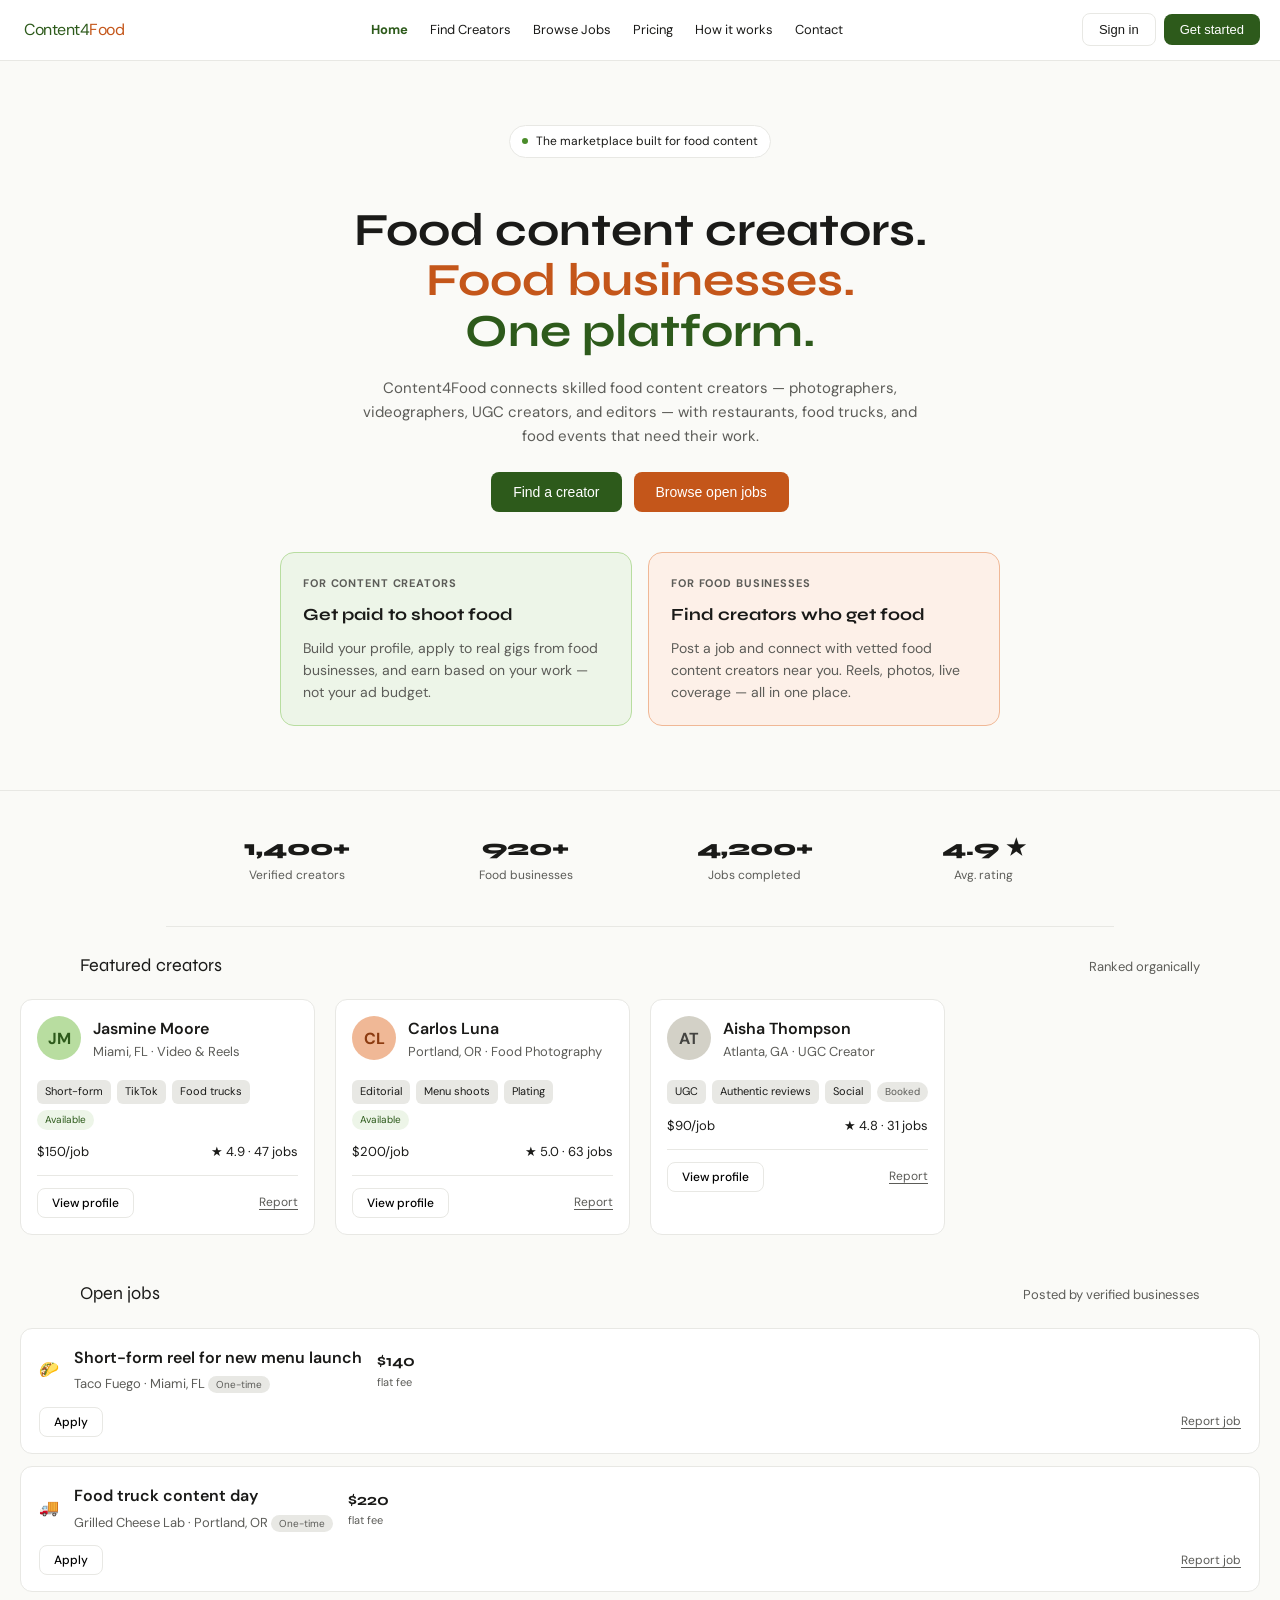
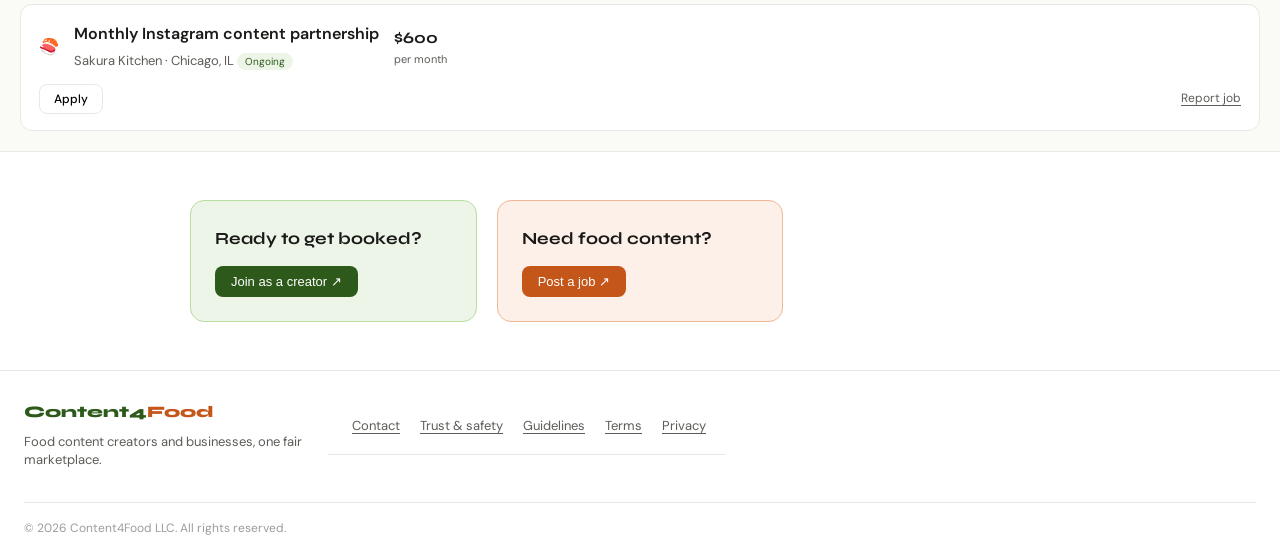
<file: index.html>
<!DOCTYPE html>
<html lang="en">
<head>
    <meta charset="UTF-8">
    <meta name="viewport" content="width=device-width, initial-scale=1.0">
    <title>Content4Food | Food Content Marketplace</title>
    <link rel="preconnect" href="https://fonts.googleapis.com">
    <link rel="preconnect" href="https://fonts.gstatic.com" crossorigin>
    <link href="https://fonts.googleapis.com/css2?family=DM+Sans:ital,opsz,wght@0,9..40,400;0,9..40,500;0,9..40,600;0,9..40,700;1,9..40,400&family=DM+Serif+Display:ital@0;1&family=Syne:wght@400;700;800&display=swap" rel="stylesheet">
    <link rel="stylesheet" href="assets/css/styles.css">
</head>
<body>
    <div id="root">
        <nav>
            <button type="button" class="logo logo-btn" onclick="goHome()" aria-label="Content4Food home"><span class="logo-c4">Content4</span><span class="logo-food">Food</span></button>
            <div class="nav-links">
                <button type="button" class="nl-btn on" onclick="nav('home',this)">Home</button>
                <button type="button" class="nl-btn" onclick="nav('creators',this)">Find Creators</button>
                <button type="button" class="nl-btn" onclick="nav('jobs',this)">Browse Jobs</button>
                <button type="button" class="nl-btn" onclick="nav('pricing',this)">Pricing</button>
                <button type="button" class="nl-btn" onclick="nav('how',this)">How it works</button>
                <button type="button" class="nl-btn" data-nav="contact" onclick="nav('contact',this)">Contact</button>
            </div>
            <div class="nav-right">
                <div class="nav-auth-slot" id="nav-guest">
                    <button type="button" class="btn btn-ghost nav-cta" onclick="showView('signin')">Sign in</button>
                    <button type="button" class="btn btn-green nav-cta" onclick="showView('signup-role')">Get started</button>
                </div>
                <div class="nav-auth-slot nav-auth-slot--user" id="nav-user" hidden>
                    <span class="nav-user-label" id="nav-user-label" title=""></span>
                    <button type="button" class="btn btn-ghost btn-sm nav-cta" onclick="goDashboard()">Dashboard</button>
                    <button type="button" class="btn btn-ghost btn-sm nav-cta" onclick="logout()">Log out</button>
                </div>
            </div>
        </nav>

        <div id="home">
            <div class="hero">
                <div class="hero-inner">
                    <div class="pill"><div class="pill-dot"></div>The marketplace built for food content</div>
                    <h1>Food content creators.<br><span class="h1-orange">Food businesses.</span><br><span class="h1-green">One platform.</span></h1>
                    <p class="hero-sub">Content4Food connects skilled food content creators — photographers, videographers, UGC creators, and editors — with restaurants, food trucks, and food events that need their work.</p>
                    <div class="hero-btns">
                        <button class="btn btn-green btn-lg" onclick="nav('creators',document.querySelectorAll('.nl-btn')[1])">Find a creator</button>
                        <button class="btn btn-orange btn-lg" onclick="nav('jobs',document.querySelectorAll('.nl-btn')[2])">Browse open jobs</button>
                    </div>
                    <div class="dual-card">
                        <div class="dc dc-green">
                            <div class="dc-eyebrow">For content creators</div>
                            <h3>Get paid to shoot food</h3>
                            <p>Build your profile, apply to real gigs from food businesses, and earn based on your work — not your ad budget.</p>
                        </div>
                        <div class="dc dc-orange">
                            <div class="dc-eyebrow">For food businesses</div>
                            <h3>Find creators who get food</h3>
                            <p>Post a job and connect with vetted food content creators near you. Reels, photos, live coverage — all in one place.</p>
                        </div>
                    </div>
                </div>
            </div>
            <div class="stats">
                <div class="stat"><div class="stat-n">1,400+</div><div class="stat-l">Verified creators</div></div>
                <div class="stat"><div class="stat-n">920+</div><div class="stat-l">Food businesses</div></div>
                <div class="stat"><div class="stat-n">4,200+</div><div class="stat-l">Jobs completed</div></div>
                <div class="stat"><div class="stat-n">4.9 ★</div><div class="stat-l">Avg. rating</div></div>
            </div>
            <section>
                <div class="sec-hd"><div class="sec-title">Featured creators</div><span class="sec-sub">Ranked organically</span></div>
                <div class="cgrid" id="home-cg"></div>
            </section>
            <section>
                <div class="sec-hd"><div class="sec-title">Open jobs</div><span class="sec-sub">Posted by verified businesses</span></div>
                <div class="jlist" id="home-jl"></div>
            </section>
        </div>

        <div id="creators" style="display:none">
            <div class="panel">
                <div class="panel-head">
                    <div class="panel-title">Food content creators</div>
                    <p class="panel-sub">Search and sort run in the browser today — plug in an API response later without changing the UI.</p>
                </div>
                <div class="panel-toolbar">
                    <label class="toolbar-field toolbar-field--grow">
                        <span class="sr-only">Search creators</span>
                        <input type="search" class="field-input toolbar-input" id="creator-search" placeholder="Search name, city, specialty…" autocomplete="off">
                    </label>
                    <label class="toolbar-field">
                        <span class="toolbar-label">Sort</span>
                        <select class="field-input toolbar-select" id="creator-sort">
                            <option value="rating-desc">Rating (high → low)</option>
                            <option value="rating-asc">Rating (low → high)</option>
                            <option value="jobs-desc">Completed jobs (high → low)</option>
                            <option value="jobs-asc">Completed jobs (low → high)</option>
                            <option value="name-asc">Name (A–Z)</option>
                            <option value="name-desc">Name (Z–A)</option>
                        </select>
                    </label>
                </div>
                <div class="chips" id="creator-chips">
                    <button type="button" class="chip on" onclick="filterC(this,'all')">All</button>
                    <button type="button" class="chip" onclick="filterC(this,'video')">Video & Reels</button>
                    <button type="button" class="chip" onclick="filterC(this,'photo')">Photography</button>
                    <button type="button" class="chip" onclick="filterC(this,'ugc')">UGC</button>
                </div>
                <div class="cgrid" id="all-cg"></div>
                <p class="panel-empty" id="creator-empty" hidden>No creators match your filters.</p>
            </div>
        </div>

        <div id="jobs" style="display:none">
            <div class="panel">
                <div class="panel-head">
                    <div class="panel-title">Open jobs</div>
                    <p class="panel-sub" id="jobs-panel-sub-guest">Browse open roles posted by food businesses. <strong>Sign in</strong> to search, filter by job type, and sort results.</p>
                    <p class="panel-sub" id="jobs-panel-sub-auth" hidden>Search and filters apply to the sample job list — swap in your API response later.</p>
                </div>
                <div class="jobs-guest-hint card card-pad" id="jobs-browse-guest">
                    <p class="jobs-guest-hint__text">Sign in to unlock search, job-type filters, and sorting on this page.</p>
                    <button type="button" class="btn btn-green btn-sm" onclick="showView('signin')">Sign in</button>
                    <button type="button" class="btn btn-ghost btn-sm" onclick="showView('signup-role')">Create account</button>
                </div>
                <div class="panel-toolbar" id="jobs-browse-tools" hidden>
                    <label class="toolbar-field toolbar-field--grow">
                        <span class="sr-only">Search jobs</span>
                        <input type="search" class="field-input toolbar-input" id="job-search" placeholder="Search title, business, city…" autocomplete="off">
                    </label>
                    <label class="toolbar-field">
                        <span class="toolbar-label">Job type</span>
                        <select class="field-input toolbar-select" id="job-kind">
                            <option value="all">All types</option>
                            <option value="once">One-time</option>
                            <option value="ongoing">Ongoing</option>
                        </select>
                    </label>
                    <label class="toolbar-field">
                        <span class="toolbar-label">Sort</span>
                        <select class="field-input toolbar-select" id="job-sort">
                            <option value="pay-desc">Budget (high → low)</option>
                            <option value="pay-asc">Budget (low → high)</option>
                            <option value="title-asc">Title (A–Z)</option>
                            <option value="city-asc">City (A–Z)</option>
                        </select>
                    </label>
                </div>
                <div class="jlist" id="all-jl"></div>
                <p class="panel-empty" id="job-empty" hidden>No jobs match your filters.</p>
            </div>
        </div>

        <div id="pricing" style="display:none">
            <section class="pricing-page" aria-labelledby="pricing-heading">
                <div class="pricing-inner">
                    <header class="pricing-header">
                        <h1 id="pricing-heading" class="pricing-heading">Simple, fair pricing</h1>
                        <p class="pricing-lede">Free accounts with verification on both sides, then a simple yearly membership. No boosted listings. No pay-to-rank. Discovery is 100% merit-based.</p>
                    </header>

                    <div class="pricing-cards">
                        <article class="price-card price-card--creator">
                            <p class="price-card__eyebrow">For content creators</p>
                            <p class="price-card__free-tier">Free account with verification</p>
                            <p class="price-card__price"><span class="price-card__currency">$</span>49<span class="price-card__suffix">.99</span></p>
                            <p class="price-card__period">membership per year</p>
                            <p class="price-card__annual">Join free, complete verification, then activate full access with annual membership.</p>
                            <ul class="price-card__list">
                                <li><span class="price-check price-check--creator" aria-hidden="true"></span> Verified profile with portfolio hosting</li>
                                <li><span class="price-check price-check--creator" aria-hidden="true"></span> Unlimited job applications</li>
                                <li><span class="price-check price-check--creator" aria-hidden="true"></span> Direct messaging with businesses</li>
                                <li><span class="price-check price-check--creator" aria-hidden="true"></span> Booking &amp; contract tools</li>
                                <li><span class="price-check price-check--creator" aria-hidden="true"></span> Secure payment processing</li>
                                <li><span class="price-check price-check--creator" aria-hidden="true"></span> Profile analytics &amp; view tracking</li>
                                <li><span class="price-check price-check--creator" aria-hidden="true"></span> Two-way ratings after every job</li>
                            </ul>
                            <button type="button" class="price-card__btn" onclick="nav('creators', document.querySelectorAll('.nl-btn')[1])">Join as a creator</button>
                        </article>

                        <article class="price-card price-card--business">
                            <p class="price-card__eyebrow">For food businesses</p>
                            <p class="price-card__free-tier">Free account with verification</p>
                            <p class="price-card__price"><span class="price-card__currency">$</span>199<span class="price-card__suffix">.99</span></p>
                            <p class="price-card__period">membership per year</p>
                            <p class="price-card__annual">Join free, verify your business, then activate posting and hiring tools with annual membership.</p>
                            <ul class="price-card__list">
                                <li><span class="price-check price-check--business" aria-hidden="true"></span> Verified business profile &amp; unlimited job postings</li>
                                <li><span class="price-check price-check--business" aria-hidden="true"></span> Full creator profile &amp; portfolio access</li>
                                <li><span class="price-check price-check--business" aria-hidden="true"></span> Direct messaging with creators</li>
                                <li><span class="price-check price-check--business" aria-hidden="true"></span> Invite specific creators to apply</li>
                                <li><span class="price-check price-check--business" aria-hidden="true"></span> Booking &amp; contract management</li>
                                <li><span class="price-check price-check--business" aria-hidden="true"></span> Secure escrow payment processing</li>
                                <li><span class="price-check price-check--business" aria-hidden="true"></span> Two-way ratings after every job</li>
                            </ul>
                            <button type="button" class="price-card__btn" onclick="nav('jobs', document.querySelectorAll('.nl-btn')[2])">Join as a business</button>
                        </article>
                    </div>

                    <div class="fee-banner">
                        <div class="fee-banner__icon" aria-hidden="true">%</div>
                        <p class="fee-banner__text"><strong>9% completion fee</strong> on every job. This covers secure escrow, payment processing, and dispute resolution — not profit boosting. It keeps both sides accountable to finishing what they start, on-platform.</p>
                    </div>

                    <div class="pricing-bottom-cta">
                        <div class="pricing-cta pricing-cta--creator">
                            <h2 class="pricing-cta__title">Ready to get booked?</h2>
                            <p class="pricing-cta__body">Join 1,400+ food content creators already earning on Content4Food. Your next gig is based on your work — not your wallet.</p>
                            <button type="button" class="pricing-cta__btn" onclick="nav('creators', document.querySelectorAll('.nl-btn')[1])">Join as a creator <span class="pricing-cta__arrow" aria-hidden="true">↗</span></button>
                        </div>
                        <div class="pricing-cta pricing-cta--business">
                            <h2 class="pricing-cta__title">Need food content?</h2>
                            <p class="pricing-cta__body">Post a job and connect with vetted food content creators near you. Quality discovery, fair marketplace, real results.</p>
                            <button type="button" class="pricing-cta__btn" onclick="nav('jobs', document.querySelectorAll('.nl-btn')[2])">Post a job <span class="pricing-cta__arrow" aria-hidden="true">↗</span></button>
                        </div>
                    </div>
                </div>
            </section>
        </div>

        <div id="how" style="display:none">
            <section class="how-page" aria-labelledby="how-heading">
                <div class="how-inner">
                    <h1 id="how-heading" class="how-heading">How it works</h1>

                    <div class="how-columns">
                        <div class="how-col how-col--creators">
                            <h2 class="how-col__title">For food content creators</h2>
                            <ol class="how-steps">
                                <li class="how-step">
                                    <span class="how-step__n how-step__n--creator">1</span>
                                    <div class="how-step__body">
                                        <p class="how-step__title"><strong>Build your profile.</strong></p>
                                        <p class="how-step__desc">Add your niche, portfolio, rates, and availability. Get verified with a quick review.</p>
                                    </div>
                                </li>
                                <li class="how-step">
                                    <span class="how-step__n how-step__n--creator">2</span>
                                    <div class="how-step__body">
                                        <p class="how-step__title"><strong>Browse &amp; apply to jobs.</strong></p>
                                        <p class="how-step__desc">Filter by type, location, and pay. Send a pitch directly to the business — no middleman.</p>
                                    </div>
                                </li>
                                <li class="how-step">
                                    <span class="how-step__n how-step__n--creator">3</span>
                                    <div class="how-step__body">
                                        <p class="how-step__title"><strong>Get hired &amp; deliver.</strong></p>
                                        <p class="how-step__desc">Agree on scope, shoot the content, deliver through the platform, and get paid securely.</p>
                                    </div>
                                </li>
                                <li class="how-step">
                                    <span class="how-step__n how-step__n--creator">4</span>
                                    <div class="how-step__body">
                                        <p class="how-step__title"><strong>Build your reputation.</strong></p>
                                        <p class="how-step__desc">Collect ratings from every job. Higher ratings and more completed jobs = better organic discovery.</p>
                                    </div>
                                </li>
                            </ol>
                        </div>

                        <div class="how-col how-col--business">
                            <h2 class="how-col__title">For restaurants &amp; food businesses</h2>
                            <ol class="how-steps">
                                <li class="how-step">
                                    <span class="how-step__n how-step__n--business">1</span>
                                    <div class="how-step__body">
                                        <p class="how-step__title"><strong>Post your job.</strong></p>
                                        <p class="how-step__desc">Describe what you need — a reel, photo set, live event coverage, or ongoing content partnership.</p>
                                    </div>
                                </li>
                                <li class="how-step">
                                    <span class="how-step__n how-step__n--business">2</span>
                                    <div class="how-step__body">
                                        <p class="how-step__title"><strong>Review applicants.</strong></p>
                                        <p class="how-step__desc">Browse pitches by portfolio, rating, and experience. Message creators directly before committing.</p>
                                    </div>
                                </li>
                                <li class="how-step">
                                    <span class="how-step__n how-step__n--business">3</span>
                                    <div class="how-step__body">
                                        <p class="how-step__title"><strong>Book and brief them.</strong></p>
                                        <p class="how-step__desc">Confirm scope and deliverables through the platform. Funds held in escrow until content is approved.</p>
                                    </div>
                                </li>
                                <li class="how-step">
                                    <span class="how-step__n how-step__n--business">4</span>
                                    <div class="how-step__body">
                                        <p class="how-step__title"><strong>Approve &amp; release payment.</strong></p>
                                        <p class="how-step__desc">Approve the content, release payment, and leave a rating. Your rating as a client matters too.</p>
                                    </div>
                                </li>
                            </ol>
                        </div>
                    </div>

                    <aside class="how-ranking">
                        <h2 class="how-ranking__title">How organic ranking works</h2>
                        <p class="how-ranking__body">Discovery order reflects completed jobs, average ratings, and response times — not who pays more for a subscription or ads. Consistent quality and reliability move you up; everyone is ranked on outcomes.</p>
                    </aside>
                </div>
            </section>
        </div>

        <div id="contact" style="display:none">
            <section class="content-page" aria-labelledby="contact-heading">
                <div class="content-inner content-inner--narrow">
                    <h1 id="contact-heading" class="content-title">Contact</h1>
                    <p class="content-lede">Questions about Content4Food? Reach out—we will tune routing (email, ticketing, etc.) before launch.</p>
                    <div class="contact-grid">
                        <div class="card card-pad">
                            <h2 class="content-h2">Message us</h2>
                            <p class="muted">Form placeholder; connect to your inbox or support tool later.</p>
                            <label class="field"><span class="field-label">Name</span><input type="text" class="field-input" id="contact-name" autocomplete="name" placeholder="Your name"></label>
                            <label class="field"><span class="field-label">Email</span><input type="email" class="field-input" id="contact-email" autocomplete="email" placeholder="you@company.com"></label>
                            <label class="field"><span class="field-label">Message</span><textarea class="field-input field-textarea" id="contact-msg" rows="5" placeholder="How can we help?"></textarea></label>
                            <button type="button" class="btn btn-green btn-block" onclick="contactFormDemo()">Send message</button>
                        </div>
                        <aside class="card card-pad contact-aside">
                            <h2 class="content-h2">Other ways</h2>
                            <p><strong>Email (placeholder):</strong> <a class="text-link" href="mailto:hello@content4food.com">hello@content4food.com</a></p>
                            <p class="muted small">Replace with your real support address. For urgent payment or safety issues, we will add a dedicated line in Trust &amp; safety.</p>
                        </aside>
                    </div>
                </div>
            </section>
        </div>

        <div id="trust-safety" style="display:none">
            <section class="content-page" aria-labelledby="ts-heading">
                <div class="content-inner">
                    <h1 id="ts-heading" class="content-title">Trust &amp; safety</h1>
                    <p class="content-lede">How we think about safety on Content4Food. Full policies will expand as we move toward launch—this page is a living outline.</p>
                    <div class="content-blocks">
                        <div class="content-block card card-pad">
                            <h2 class="content-h2">Community standards</h2>
                            <p>We expect respectful communication, honest profiles, and work delivered as agreed. Harassment, fraud, and off-platform payment pressure to evade fees undermine the marketplace for everyone.</p>
                        </div>
                        <div class="content-block card card-pad">
                            <h2 class="content-h2">Verification</h2>
                            <p>Creators and businesses go through review so people on the platform are who they say they are. Verification status will be shown clearly on profiles; requirements may vary by role and region.</p>
                        </div>
                        <div class="content-block card card-pad">
                            <h2 class="content-h2">Reporting &amp; disputes</h2>
                            <p>Users will be able to report behavior that breaks our rules. Job-related disagreements should be raised in-product first; we are designing an escalation path for payment and deliverable disputes. Details TBD.</p>
                        </div>
                        <div class="content-block card card-pad">
                            <h2 class="content-h2">Payments</h2>
                            <p>We plan to use platform-mediated payments so both sides are protected. Never send payment off-platform to someone you only know through a message—scams are a real risk in marketplaces.</p>
                        </div>
                    </div>
                    <p class="content-foot-actions">
                        <button type="button" class="btn btn-outline-sm" onclick="nav('guidelines', null)">Content guidelines</button>
                        <button type="button" class="btn btn-outline-sm" onclick="showView('report-user')">Report a user</button>
                        <button type="button" class="btn btn-outline-sm" onclick="showView('report-job')">Report a job</button>
                        <button type="button" class="btn btn-outline-sm" onclick="showView('dispute')">Dispute intake</button>
                    </p>
                </div>
            </section>
        </div>

        <div id="terms" style="display:none">
            <section class="content-page content-page--legal" aria-labelledby="terms-heading">
                <div class="content-inner content-inner--legal">
                    <h1 id="terms-heading" class="content-title">Terms of Service</h1>
                    <p class="legal-placeholder"><strong>Placeholder only.</strong> This is not legal advice. Replace this entire page with terms reviewed and approved by qualified counsel for your entity and jurisdiction before you accept users or money.</p>
                    <div class="legal-prose">
                        <p>These Terms of Service (“Terms”) are a temporary placeholder for Content4Food. They do not create a binding agreement. A future version will describe eligibility, accounts, fees, intellectual property, limitation of liability, governing law, and dispute resolution.</p>
                        <p>By using the site in its current demo or beta form, you understand that features, fees, and policies may change. Do not rely on this text for legal or business decisions.</p>
                    </div>
                </div>
            </section>
        </div>

        <div id="privacy" style="display:none">
            <section class="content-page content-page--legal" aria-labelledby="privacy-heading">
                <div class="content-inner content-inner--legal">
                    <h1 id="privacy-heading" class="content-title">Privacy Policy</h1>
                    <p class="legal-placeholder"><strong>Placeholder only.</strong> Replace with a policy that matches your real data practices, regions you serve, and applicable laws (e.g. GDPR, CCPA as applicable).</p>
                    <div class="legal-prose">
                        <p>This Privacy Policy is a temporary placeholder. A future version will describe what personal data we collect (e.g. account, profile, messages, payments), how we use it, how long we keep it, who we share it with (such as payment processors), and the choices and rights available to you.</p>
                        <p>Until a formal policy is published, minimize the personal data you submit to demos and prototypes.</p>
                    </div>
                </div>
            </section>
        </div>

        <div id="guidelines" style="display:none">
            <section class="content-page" aria-labelledby="guidelines-heading">
                <div class="content-inner">
                    <h1 id="guidelines-heading" class="content-title">Content guidelines</h1>
                    <p class="content-lede">What belongs on Content4Food, and what we may remove or escalate. This is a working outline—replace with your full policy as you scale.</p>
                    <div class="content-blocks">
                        <div class="content-block card card-pad">
                            <h2 class="content-h2">Allowed content</h2>
                            <p>Food-forward portfolios, accurate availability and rates, honest pitches, and professional communication with businesses and creators.</p>
                        </div>
                        <div class="content-block card card-pad">
                            <h2 class="content-h2">Not allowed</h2>
                            <p>Harassment, hate, sexual content involving minors, scams, impersonation, stolen portfolio work, or attempts to move payments off-platform to avoid fees and protections.</p>
                        </div>
                        <div class="content-block card card-pad">
                            <h2 class="content-h2">Enforcement</h2>
                            <p>We may warn, restrict, or remove accounts that break these rules. Serious cases can be referred to law enforcement where appropriate.</p>
                        </div>
                        <div class="content-block card card-pad">
                            <h2 class="content-h2">Legal &amp; privacy</h2>
                            <p>Binding terms and data practices will live in our <button type="button" class="link-btn" onclick="nav('terms', null)">Terms of Service</button> and <button type="button" class="link-btn" onclick="nav('privacy', null)">Privacy Policy</button> once finalized.</p>
                        </div>
                    </div>
                    <p class="content-foot-actions">
                        <button type="button" class="btn btn-outline-sm" onclick="nav('trust-safety', null)">Trust &amp; safety</button>
                        <button type="button" class="btn btn-outline-sm" onclick="nav('report-user', null)">Report a profile</button>
                        <button type="button" class="btn btn-outline-sm" onclick="nav('report-job', null)">Report a job</button>
                    </p>
                </div>
            </section>
        </div>

        <div id="report-user" style="display:none">
            <div class="flow-page">
                <div class="flow-inner flow-inner--narrow">
                    <button type="button" class="flow-back" onclick="nav('guidelines', null)">← Guidelines</button>
                    <h1 class="flow-title">Report a user</h1>
                    <p class="flow-hint">Use this for harassment, impersonation, scam attempts, or policy violations. For payment disagreements, prefer <button type="button" class="link-btn" onclick="showView('dispute')">dispute intake</button>.</p>
                    <input type="hidden" id="ru-slug" value="">
                    <label class="field"><span class="field-label">Profile (if applicable)</span><input type="text" class="field-input" id="ru-display" readonly placeholder="Select from a profile or leave blank"></label>
                    <label class="field"><span class="field-label">Reason</span>
                        <select class="field-input" id="ru-reason">
                            <option value="">Choose…</option>
                            <option value="harassment">Harassment or abuse</option>
                            <option value="impersonation">Impersonation</option>
                            <option value="scam">Scam or fraud</option>
                            <option value="ip">Stolen / misrepresented work</option>
                            <option value="other">Other</option>
                        </select>
                    </label>
                    <label class="field"><span class="field-label">Details</span><textarea class="field-input field-textarea" id="ru-details" rows="5" placeholder="What happened? Include dates and screenshots if you attach files later."></textarea></label>
                    <button type="button" class="btn btn-green btn-block" onclick="submitReportUser()">Submit report</button>
                </div>
            </div>
        </div>

        <div id="report-job" style="display:none">
            <div class="flow-page">
                <div class="flow-inner flow-inner--narrow">
                    <button type="button" class="flow-back" onclick="nav('jobs', document.querySelectorAll('.nl-btn')[2])">← Jobs</button>
                    <h1 class="flow-title">Report a job</h1>
                    <p class="flow-hint">Misleading pay, illegal requests, spam postings, or harassment from a business.</p>
                    <input type="hidden" id="rj-id" value="">
                    <label class="field"><span class="field-label">Job</span><input type="text" class="field-input" id="rj-display" readonly placeholder="Select from a listing or describe below"></label>
                    <label class="field"><span class="field-label">Reason</span>
                        <select class="field-input" id="rj-reason">
                            <option value="">Choose…</option>
                            <option value="misleading">Misleading description or budget</option>
                            <option value="illegal">Illegal or unsafe request</option>
                            <option value="spam">Spam / duplicate</option>
                            <option value="harassment">Harassment</option>
                            <option value="other">Other</option>
                        </select>
                    </label>
                    <label class="field"><span class="field-label">Details</span><textarea class="field-input field-textarea" id="rj-details" rows="5"></textarea></label>
                    <button type="button" class="btn btn-orange btn-block" onclick="submitReportJob()">Submit report</button>
                </div>
            </div>
        </div>

        <div id="dispute" style="display:none">
            <div class="flow-page">
                <div class="flow-inner flow-inner--narrow">
                    <button type="button" class="flow-back" onclick="nav('trust-safety', null)">← Trust &amp; safety</button>
                    <h1 class="flow-title">Dispute intake</h1>
                    <p class="flow-hint">Start a ticket about deliverables, payment release, or scope disagreements. This form is a prototype—production will tie into escrow state and admin workflows.</p>
                    <label class="field"><span class="field-label">Your role</span>
                        <select class="field-input" id="dq-role">
                            <option value="creator">Creator</option>
                            <option value="business">Business</option>
                        </select>
                    </label>
                    <label class="field"><span class="field-label">Job / contract reference</span><input type="text" class="field-input" id="dq-ref" placeholder="Job title or ID from your dashboard"></label>
                    <label class="field"><span class="field-label">Issue type</span>
                        <select class="field-input" id="dq-type">
                            <option value="deliverable">Deliverable quality / revisions</option>
                            <option value="payment">Payment / escrow release</option>
                            <option value="scope">Scope disagreement</option>
                            <option value="no-show">No-show / cancellation</option>
                            <option value="other">Other</option>
                        </select>
                    </label>
                    <label class="field"><span class="field-label">Desired outcome</span><textarea class="field-input field-textarea" id="dq-outcome" rows="3" placeholder="What would resolve this for you?"></textarea></label>
                    <label class="field"><span class="field-label">Timeline</span><textarea class="field-input field-textarea" id="dq-story" rows="5" placeholder="Chronological summary of what happened."></textarea></label>
                    <button type="button" class="btn btn-green btn-block" onclick="submitDispute()">Submit intake</button>
                </div>
            </div>
        </div>

        <div id="signin" style="display:none">
            <div class="flow-page">
                <div class="flow-inner flow-inner--narrow">
                    <button type="button" class="flow-back" onclick="goHome()">← Home</button>
                    <h1 class="flow-title">Sign in</h1>
                    <p class="flow-hint">Demo: use <strong>creator@demo.com</strong>, <strong>business@demo.com</strong>, or <strong>admin@demo.com</strong> — password can be anything.</p>
                    <label class="field"><span class="field-label">Email</span><input type="email" id="signin-email" class="field-input" autocomplete="username" placeholder="you@example.com"></label>
                    <label class="field"><span class="field-label">Password</span><input type="password" id="signin-pass" class="field-input" autocomplete="current-password" placeholder="••••••••"></label>
                    <button type="button" class="btn btn-green btn-block" onclick="submitSignIn()">Sign in</button>
                    <p class="flow-foot">New here? <button type="button" class="link-btn" onclick="showView('signup-role')">Create an account</button></p>
                </div>
            </div>
        </div>

        <div id="signup-role" style="display:none">
            <div class="flow-page">
                <div class="flow-inner">
                    <button type="button" class="flow-back" onclick="goHome()">← Home</button>
                    <h1 class="flow-title">Get started</h1>
                    <p class="flow-lede">Choose how you will use Content4Food.</p>
                    <div class="role-cards">
                        <button type="button" class="role-card role-card--creator" onclick="startCreatorSignup()">
                            <span class="role-card__eyebrow">I create content</span>
                            <strong class="role-card__title">Food content creator</strong>
                            <p class="role-card__desc">Add your niche, portfolio, rates, and availability. Apply to jobs and get booked.</p>
                        </button>
                        <button type="button" class="role-card role-card--biz" onclick="startBusinessSignup()">
                            <span class="role-card__eyebrow">I hire creators</span>
                            <strong class="role-card__title">Restaurant or food business</strong>
                            <p class="role-card__desc">Post jobs, review applicants, manage escrow, and release payments when work is approved.</p>
                        </button>
                    </div>
                    <p class="flow-foot-subtle"><button type="button" class="link-btn" onclick="showView('signin')">Already have an account? Sign in</button></p>
                    <p class="flow-foot-subtle"><button type="button" class="link-btn link-btn--muted" onclick="demoAdminLogin()">Platform admin (demo)</button></p>
                </div>
            </div>
        </div>

        <div id="onboard-creator" style="display:none">
            <div class="flow-page">
                <div class="flow-inner flow-inner--narrow">
                    <button type="button" class="flow-back" onclick="showView('signup-role')">← Back</button>
                    <h1 class="flow-title">Creator onboarding</h1>
                    <p class="flow-lede flow-lede--sm" id="wiz-c-ind">Step 1 of 4</p>
                    <div class="wiz-progress"><div class="wiz-progress-fill" id="wiz-c-fill"></div></div>

                    <div class="wiz-step" data-wiz-c="1">
                        <h2 class="wiz-sh">Niche &amp; basics</h2>
                        <label class="field"><span class="field-label">Display name</span><input type="text" id="oc-name" class="field-input" placeholder="Alex Martinez"></label>
                        <label class="field"><span class="field-label">Email</span><input type="email" id="oc-email" class="field-input" placeholder="creator@demo.com"></label>
                        <fieldset class="field-set">
                            <legend class="field-label">Specialties (pick any)</legend>
                            <div class="chip-grid">
                                <label class="check-chip"><input type="checkbox" name="oc-niche" value="Food photography"> Food photography</label>
                                <label class="check-chip"><input type="checkbox" name="oc-niche" value="Short-form video"> Short-form video</label>
                                <label class="check-chip"><input type="checkbox" name="oc-niche" value="UGC"> UGC</label>
                                <label class="check-chip"><input type="checkbox" name="oc-niche" value="Editing"> Editing</label>
                                <label class="check-chip"><input type="checkbox" name="oc-niche" value="Live coverage"> Live coverage</label>
                            </div>
                        </fieldset>
                    </div>

                    <div class="wiz-step" data-wiz-c="2" hidden>
                        <h2 class="wiz-sh">Portfolio</h2>
                        <label class="field"><span class="field-label">Upload samples</span><input type="file" id="oc-files" class="field-input" multiple accept="image/*,video/*"></label>
                        <label class="field"><span class="field-label">Portfolio links</span><textarea id="oc-portfolio" class="field-input field-textarea" rows="4" placeholder="Paste Behance, Drive links, or IG handles — one per line."></textarea></label>
                    </div>

                    <div class="wiz-step" data-wiz-c="3" hidden>
                        <h2 class="wiz-sh">Rates</h2>
                        <label class="field"><span class="field-label">Typical package</span>
                            <select id="oc-rate-type" class="field-input">
                                <option value="per-job">Per job / flat fee</option>
                                <option value="hourly">Hourly</option>
                                <option value="day-rate">Day rate</option>
                            </select>
                        </label>
                        <div class="field-row">
                            <label class="field"><span class="field-label">Min ($)</span><input type="number" id="oc-rate-min" class="field-input" min="0" placeholder="120"></label>
                            <label class="field"><span class="field-label">Max ($)</span><input type="number" id="oc-rate-max" class="field-input" min="0" placeholder="350"></label>
                        </div>
                    </div>

                    <div class="wiz-step" data-wiz-c="4" hidden>
                        <h2 class="wiz-sh">Availability</h2>
                        <fieldset class="field-set">
                            <legend class="field-label">Days you usually shoot</legend>
                            <div class="chip-grid">
                                <label class="check-chip"><input type="checkbox" name="oc-day" value="Mon"> Mon</label>
                                <label class="check-chip"><input type="checkbox" name="oc-day" value="Tue"> Tue</label>
                                <label class="check-chip"><input type="checkbox" name="oc-day" value="Wed"> Wed</label>
                                <label class="check-chip"><input type="checkbox" name="oc-day" value="Thu"> Thu</label>
                                <label class="check-chip"><input type="checkbox" name="oc-day" value="Fri"> Fri</label>
                                <label class="check-chip"><input type="checkbox" name="oc-day" value="Sat"> Sat</label>
                                <label class="check-chip"><input type="checkbox" name="oc-day" value="Sun"> Sun</label>
                            </div>
                        </fieldset>
                        <label class="field field--check"><input type="checkbox" id="oc-open" checked> <span>Taking new clients</span></label>
                    </div>

                    <div class="wiz-actions">
                        <button type="button" class="btn btn-ghost" id="wiz-c-prev" onclick="wizCreatorPrev()" hidden>Back</button>
                        <button type="button" class="btn btn-green" id="wiz-c-next" onclick="wizCreatorNext()">Continue</button>
                    </div>
                </div>
            </div>
        </div>

        <div id="onboard-business" style="display:none">
            <div class="flow-page">
                <div class="flow-inner flow-inner--narrow">
                    <button type="button" class="flow-back" onclick="showView('signup-role')">← Back</button>
                    <h1 class="flow-title">Business onboarding</h1>
                    <p class="flow-lede flow-lede--sm" id="wiz-b-ind">Step 1 of 3</p>
                    <div class="wiz-progress"><div class="wiz-progress-fill" id="wiz-b-fill"></div></div>

                    <div class="wiz-step" data-wiz-b="1">
                        <h2 class="wiz-sh">Business type</h2>
                        <label class="field"><span class="field-label">Email</span><input type="email" id="ob-email" class="field-input" placeholder="business@demo.com"></label>
                        <label class="field"><span class="field-label">Business name</span><input type="text" id="ob-name" class="field-input" placeholder="Taco Fuego"></label>
                        <label class="field"><span class="field-label">Type</span>
                            <select id="ob-type" class="field-input">
                                <option value="Restaurant">Restaurant</option>
                                <option value="Food truck">Food truck</option>
                                <option value="Catering">Catering</option>
                                <option value="Brand / product">Brand / product</option>
                                <option value="Other">Other</option>
                            </select>
                        </label>
                    </div>

                    <div class="wiz-step" data-wiz-b="2" hidden>
                        <h2 class="wiz-sh">Location</h2>
                        <label class="field"><span class="field-label">City</span><input type="text" id="ob-city" class="field-input" placeholder="Miami"></label>
                        <label class="field"><span class="field-label">State / region</span><input type="text" id="ob-region" class="field-input" placeholder="FL"></label>
                    </div>

                    <div class="wiz-step" data-wiz-b="3" hidden>
                        <h2 class="wiz-sh">Primary contact</h2>
                        <label class="field"><span class="field-label">Contact name</span><input type="text" id="ob-contact" class="field-input" placeholder="Jordan Lee"></label>
                        <label class="field"><span class="field-label">Phone</span><input type="tel" id="ob-phone" class="field-input" placeholder="+1 …"></label>
                    </div>

                    <div class="wiz-actions">
                        <button type="button" class="btn btn-ghost" id="wiz-b-prev" onclick="wizBusinessPrev()" hidden>Back</button>
                        <button type="button" class="btn btn-orange" id="wiz-b-next" onclick="wizBusinessNext()">Continue</button>
                    </div>
                </div>
            </div>
        </div>

        <div id="creator-profile" style="display:none">
            <div class="flow-page flow-page--profile">
                <div class="flow-inner">
                    <button type="button" class="flow-back" onclick="nav('creators', document.querySelectorAll('.nl-btn')[1])">← Creators</button>
                    <div id="creator-profile-root"></div>
                </div>
            </div>
        </div>

        <div id="creator-dash" style="display:none">
            <div class="dash-page">
                <div class="dash-inner">
                    <header class="dash-head dash-head--split">
                        <div><h1 class="dash-title">Creator dashboard</h1><p class="dash-sub">Track jobs, payouts, and conversations.</p></div>
                        <button type="button" class="btn btn-outline-sm" onclick="nav('jobs', document.querySelectorAll('.nl-btn')[2])">Browse jobs</button>
                    </header>
                    <div class="dash-tabs" role="tablist">
                        <button type="button" class="dash-tab on" data-dc-tab="jobs" onclick="dashCreatorTab('jobs')">Active jobs</button>
                        <button type="button" class="dash-tab" data-dc-tab="earn" onclick="dashCreatorTab('earn')">Earnings</button>
                        <button type="button" class="dash-tab" data-dc-tab="ratings" onclick="dashCreatorTab('ratings')">Ratings</button>
                        <button type="button" class="dash-tab" data-dc-tab="msgs" onclick="dashCreatorTab('msgs')">Messages</button>
                    </div>
                    <div id="dc-panel-jobs" class="dash-panel">
                        <table class="dash-table">
                            <thead><tr><th>Job</th><th>Business</th><th>Status</th><th>Due</th></tr></thead>
                            <tbody id="creator-dash-jobs-body"></tbody>
                        </table>
                    </div>
                    <div id="dc-panel-earn" class="dash-panel" hidden>
                        <div class="stat-cards">
                            <div class="stat-card"><span class="stat-card__v" id="creator-earn-mtd">$3,240</span><span class="stat-card__l">This month</span></div>
                            <div class="stat-card"><span class="stat-card__v">$18.2k</span><span class="stat-card__l">Lifetime</span></div>
                            <div class="stat-card"><span class="stat-card__v">9%</span><span class="stat-card__l">Platform fee</span></div>
                        </div>
                        <p class="dash-note">Sample figures for demo — connect Stripe / payouts in production.</p>
                    </div>
                    <div id="dc-panel-ratings" class="dash-panel" hidden>
                        <div class="rating-big"><span id="creator-dash-rating">4.9</span><span class="rating-big__star">★</span></div>
                        <p class="dash-note">Based on last 48 completed jobs. Two-way ratings build organic ranking.</p>
                        <ul class="dash-list" id="creator-dash-reviews"></ul>
                    </div>
                    <div id="dc-panel-msgs" class="dash-panel" hidden>
                        <ul class="msg-list" id="creator-dash-msgs"></ul>
                    </div>
                </div>
            </div>
        </div>

        <div id="business-dash" style="display:none">
            <div class="dash-page">
                <div class="dash-inner">
                    <header class="dash-head dash-head--split">
                        <div><h1 class="dash-title">Business dashboard</h1><p class="dash-sub">Postings, applicants, and escrow releases.</p></div>
                        <button type="button" class="btn btn-orange btn-sm" onclick="showView('post-job')">Post a job</button>
                    </header>
                    <div class="dash-tabs" role="tablist">
                        <button type="button" class="dash-tab on" data-db-tab="post" onclick="dashBizTab('post')">Job postings</button>
                        <button type="button" class="dash-tab" data-db-tab="apps" onclick="dashBizTab('apps')">Applicants</button>
                        <button type="button" class="dash-tab" data-db-tab="pay" onclick="dashBizTab('pay')">Payments</button>
                    </div>
                    <div id="db-panel-post" class="dash-panel">
                        <table class="dash-table">
                            <thead><tr><th>Posting</th><th>Budget</th><th>Status</th><th>Applicants</th><th></th></tr></thead>
                            <tbody id="biz-dash-post-body"></tbody>
                        </table>
                    </div>
                    <div id="db-panel-apps" class="dash-panel" hidden>
                        <div id="biz-dash-apps-root"></div>
                    </div>
                    <div id="db-panel-pay" class="dash-panel" hidden>
                        <table class="dash-table">
                            <thead><tr><th>Job</th><th>In escrow</th><th>Action</th></tr></thead>
                            <tbody id="biz-dash-pay-body"></tbody>
                        </table>
                    </div>
                </div>
            </div>
        </div>

        <div id="post-job" style="display:none">
            <div class="flow-page">
                <div class="flow-inner flow-inner--narrow">
                    <button type="button" class="flow-back" onclick="backFromPostJob()">← Dashboard</button>
                    <h1 class="flow-title">Post a job</h1>
                    <p class="flow-hint">Describe deliverables so creators can pitch accurately.</p>
                    <label class="field"><span class="field-label">Job title</span><input type="text" id="pj-title" class="field-input" placeholder="Short-form reels for brunch menu"></label>
                    <label class="field"><span class="field-label">Content type</span>
                        <select id="pj-type" class="field-input">
                            <option value="Short-form video">Short-form video</option>
                            <option value="Photography">Photography</option>
                            <option value="UGC">UGC</option>
                            <option value="Live event">Live event</option>
                            <option value="Editing">Editing only</option>
                            <option value="Mixed">Mixed package</option>
                        </select>
                    </label>
                    <label class="field"><span class="field-label">Deliverables</span><textarea id="pj-deliverables" class="field-input field-textarea" rows="5" placeholder="Shot list, platforms, revision rounds, usage rights…"></textarea></label>
                    <div class="field-row">
                        <label class="field"><span class="field-label">Budget ($)</span><input type="number" id="pj-budget" class="field-input" min="0" placeholder="250"></label>
                        <label class="field"><span class="field-label">Timeline</span>
                            <select id="pj-timeline" class="field-input">
                                <option value="Rush (~1 week)">Rush (~1 week)</option>
                                <option value="Standard (2–4 weeks)">Standard (2–4 weeks)</option>
                                <option value="Flexible">Flexible</option>
                            </select>
                        </label>
                    </div>
                    <button type="button" class="btn btn-orange btn-block" onclick="submitPostJob()">Publish job</button>
                </div>
            </div>
        </div>

        <div id="admin-dash" style="display:none">
            <div class="dash-page dash-page--admin">
                <div class="dash-inner dash-inner--wide">
                    <header class="dash-head">
                        <div>
                            <h1 class="dash-title">Admin console</h1>
                            <p class="dash-sub">Wireframe for queues, detail review, and metrics—primary actions stay disabled until backed by APIs.</p>
                        </div>
                        <span class="admin-env-badge" title="No production writes">Sandbox UI</span>
                    </header>

                    <div class="admin-shell">
                        <nav class="admin-tabbar" role="tablist" aria-label="Admin sections">
                            <button type="button" class="admin-tab on" id="admin-tab-btn-verify" data-admin-tab="verify" onclick="adminSwitchTab('verify')">Verification</button>
                            <button type="button" class="admin-tab" id="admin-tab-btn-disputes" data-admin-tab="disputes" onclick="adminSwitchTab('disputes')">Disputes</button>
                            <button type="button" class="admin-tab" id="admin-tab-btn-reports" data-admin-tab="reports" onclick="adminSwitchTab('reports')">Reports</button>
                            <button type="button" class="admin-tab" id="admin-tab-btn-revenue" data-admin-tab="revenue" onclick="adminSwitchTab('revenue')">Revenue</button>
                            <button type="button" class="admin-tab" id="admin-tab-btn-activity" data-admin-tab="activity" onclick="adminSwitchTab('activity')">Activity</button>
                            <button type="button" class="admin-tab admin-tab--soon" disabled title="Coming soon">Settings</button>
                        </nav>

                        <div id="admin-panel-verify" class="admin-panel">
                            <div class="queue-toolbar">
                                <span class="queue-toolbar__meta" id="admin-verify-count">0 items</span>
                                <button type="button" class="btn btn-outline-sm" disabled title="Coming soon">Bulk assign</button>
                                <button type="button" class="btn btn-outline-sm" disabled title="Coming soon">Export CSV</button>
                            </div>
                            <div class="table-scroll">
                                <table class="dash-table dash-table--compact admin-queue-table">
                                    <thead><tr><th>Creator</th><th>Niche</th><th>Submitted</th><th></th></tr></thead>
                                    <tbody id="admin-pending-body"></tbody>
                                </table>
                            </div>
                            <p class="dash-note">Row opens a detail drawer. Approve / reject will connect to your verification service.</p>
                        </div>

                        <div id="admin-panel-disputes" class="admin-panel" hidden>
                            <div class="queue-toolbar">
                                <span class="queue-toolbar__meta">Open tickets (sample)</span>
                                <button type="button" class="btn btn-outline-sm" disabled title="Coming soon">Create ticket</button>
                            </div>
                            <div class="table-scroll">
                                <table class="dash-table dash-table--compact admin-queue-table">
                                    <thead><tr><th>ID</th><th>Parties</th><th>Status</th><th></th></tr></thead>
                                    <tbody id="admin-disputes-body"></tbody>
                                </table>
                            </div>
                        </div>

                        <div id="admin-panel-reports" class="admin-panel" hidden>
                            <div class="queue-toolbar">
                                <span class="queue-toolbar__meta">User &amp; job reports (sample)</span>
                                <button type="button" class="btn btn-outline-sm" disabled title="Coming soon">Filters</button>
                            </div>
                            <div class="table-scroll">
                                <table class="dash-table dash-table--compact admin-queue-table">
                                    <thead><tr><th>ID</th><th>Type</th><th>Target</th><th>Severity</th><th></th></tr></thead>
                                    <tbody id="admin-reports-body"></tbody>
                                </table>
                            </div>
                        </div>

                        <div id="admin-panel-revenue" class="admin-panel" hidden>
                            <div class="stat-cards stat-cards--admin admin-revenue-cards">
                                <div class="stat-card"><span class="stat-card__v">$42.8k</span><span class="stat-card__l">MTD fees</span></div>
                                <div class="stat-card"><span class="stat-card__v">$512k</span><span class="stat-card__l">YTD</span></div>
                                <div class="stat-card"><span class="stat-card__v">9%</span><span class="stat-card__l">Avg take rate</span></div>
                            </div>
                            <p class="dash-note">Charts and cohort breakdowns — <strong>coming soon</strong> (wire Stripe / ledger).</p>
                            <button type="button" class="btn btn-outline-sm" disabled title="Coming soon">Download finance export</button>
                        </div>

                        <div id="admin-panel-activity" class="admin-panel" hidden>
                            <ul class="activity-feed" id="admin-activity"></ul>
                            <button type="button" class="btn btn-outline-sm" disabled title="Coming soon">View full audit log</button>
                        </div>
                    </div>
                </div>

                <div id="admin-drawer" class="admin-drawer" hidden aria-hidden="true">
                    <div class="admin-drawer__backdrop" onclick="closeAdminDrawer()"></div>
                    <aside class="admin-drawer__panel" role="dialog" aria-modal="true" aria-labelledby="admin-drawer-title">
                        <div class="admin-drawer__head">
                            <h2 class="admin-drawer__title" id="admin-drawer-title">Detail</h2>
                            <button type="button" class="admin-drawer__close" onclick="closeAdminDrawer()" aria-label="Close panel">×</button>
                        </div>
                        <div class="admin-drawer__body" id="admin-drawer-body"></div>
                        <div class="admin-drawer__foot">
                            <button type="button" class="btn btn-ghost btn-sm" disabled title="Coming soon">Escalate</button>
                            <button type="button" class="btn btn-green btn-sm" disabled title="Coming soon">Approve</button>
                            <button type="button" class="btn btn-orange btn-sm" disabled title="Coming soon">Reject</button>
                        </div>
                    </aside>
                </div>
            </div>
        </div>

        <div class="cta-wrap" id="cta">
            <div class="cta-grid">
                <div class="cta-c cta-green">
                    <h3>Ready to get booked?</h3>
                    <button type="button" class="btn btn-green" onclick="startCreatorSignup()">Join as a creator ↗</button>
                </div>
                <div class="cta-c cta-orange">
                    <h3>Need food content?</h3>
                    <button type="button" class="btn btn-orange" onclick="startBusinessSignup()">Post a job ↗</button>
                </div>
            </div>
        </div>

        <footer class="site-footer">
            <div class="footer-top">
                <div class="footer-brand">
                    <div class="flogo"><span class="flogo-c">Content4</span><span class="flogo-f">Food</span></div>
                    <p class="footer-tagline">Food content creators and businesses, one fair marketplace.</p>
                </div>
                <nav class="footer-links" aria-label="Policies and contact">
                    <button type="button" class="footer-link" onclick="nav('contact', document.querySelector('[data-nav=contact]'))">Contact</button>
                    <button type="button" class="footer-link" onclick="nav('trust-safety', null)">Trust &amp; safety</button>
                    <button type="button" class="footer-link" onclick="nav('guidelines', null)">Guidelines</button>
                    <button type="button" class="footer-link" onclick="nav('terms', null)">Terms</button>
                    <button type="button" class="footer-link" onclick="nav('privacy', null)">Privacy</button>
                </nav>
            </div>
            <div class="fcopy">© 2026 Content4Food LLC. All rights reserved.</div>
        </footer>
    </div>
    <script type="module" src="src/js/main.js"></script>
</body>
</html>
</file>
<file: assets/css/styles.css>
:root{
  --g1:#2D5A1B;--g2:#4A8C2A;--g3:#6DB84A;--g-light:#EDF5E8;--g-border:#B8DDA0;
  --o1:#8B3A0F;--o2:#C4561A;--o3:#E8743A;--o-light:#FDF0E8;--o-border:#F0B896;
  --cream:#FAFAF7;--ink:#1A1A18;--slate:#5C5C58;--fog:#9C9C98;--line:#E8E8E4;
  --font-head:'Syne',sans-serif;--font-body:'DM Sans',sans-serif;
}
body{font-family:var(--font-body);color:var(--ink);background:var(--cream);margin:0;line-height:1.6}
nav{
  display:flex;
  align-items:center;
  justify-content:space-between;
  gap:12px 20px;
  padding:10px 20px 10px 24px;
  min-height:56px;
  box-sizing:border-box;
  border-bottom:0.5px solid var(--line);
  background:#fff;
  position:sticky;
  top:0;
  z-index:100;
  flex-wrap:nowrap;
}
.logo{font-family:var(--font-head);font-size:19px;font-weight:800;letter-spacing:-.5px}
.logo-c4{color:var(--g1)}
.logo-food{color:var(--o2)}
.nav-links{
  display:flex;
  flex:1 1 auto;
  align-items:center;
  justify-content:center;
  gap:2px;
  min-width:0;
  flex-wrap:nowrap;
  overflow-x:auto;
  overflow-y:hidden;
  -webkit-overflow-scrolling:touch;
  scrollbar-width:none;
  padding:4px 0;
}
.nav-links::-webkit-scrollbar{display:none}
.nl-btn{
  background:transparent;
  border:none;
  margin:0;
  padding:8px 10px;
  font-size:13px;
  line-height:1.2;
  font-family:inherit;
  color:var(--ink);
  cursor:pointer;
  border-radius:6px;
  white-space:nowrap;
  flex-shrink:0;
}
.nl-btn:hover{background:rgba(0,0,0,.04)}
.nl-btn.on{font-weight:700;color:var(--g1)}
.nav-right{
  display:flex;
  align-items:center;
  justify-content:flex-end;
  flex:0 0 auto;
  min-width:min-content;
}
.nav-auth-slot{
  display:flex;
  align-items:center;
  gap:8px;
  flex-wrap:nowrap;
}
.nav-auth-slot[hidden]{
  display:none !important;
}
.nav-auth-slot--user{gap:10px;max-width:min(100vw,320px)}
.nav-cta{white-space:nowrap;flex-shrink:0}
.btn{font-size:13px;font-weight:500;padding:8px 16px;border-radius:8px;cursor:pointer;border:none;white-space:nowrap}
.btn-green{background:var(--g1);color:#fff}
.btn-orange{background:var(--o2);color:#fff}
.hero{padding:64px 32px;text-align:center;border-bottom:0.5px solid var(--line)}
h1{font-family:var(--font-head);font-size:46px;line-height:1.1;margin-bottom:20px}
.h1-orange{color:var(--o2)}
.h1-green{color:var(--g1)}
.cgrid{display:grid;grid-template-columns:repeat(auto-fill, minmax(280px, 1fr));gap:20px;padding:20px}
.ccard{border:0.5px solid var(--line);border-radius:12px;padding:16px;background:#fff}
.ava{width:44px;height:44px;border-radius:50%;display:flex;align-items:center;justify-content:center;font-weight:700;margin-bottom:10px}
.jlist{display:flex;flex-direction:column;gap:12px;padding:20px}
.jcard{border:0.5px solid var(--line);border-radius:12px;padding:16px 18px;display:flex;flex-direction:column;gap:12px;background:#fff;transition:box-shadow .2s ease,outline .2s ease}
.jcard--highlight{outline:2px solid var(--g1);outline-offset:2px;box-shadow:0 6px 24px rgba(45,90,27,.15)}
.jcard-inner{display:flex;align-items:center;gap:15px;width:100%}
.jcard-actions{text-align:right;display:flex;flex-wrap:wrap;align-items:center;justify-content:flex-end;gap:8px;width:100%}
.jcard-actions--split{justify-content:space-between}
.btn-text-sm{border:none;background:none;font:inherit;font-size:12px;color:var(--slate);cursor:pointer;text-decoration:underline;text-underline-offset:3px;padding:4px 0}
.btn-text-sm:hover{color:var(--o2)}
.badge{font-size:10px;padding:2px 8px;border-radius:10px}
.b-once{background:var(--line)}
.b-ongoing{background:var(--g-light);color:var(--g1)}

/* ——— Pricing page (dark layout) ——— */
:root{
  --pricing-bg:#131312;
  --pricing-card:#1c1c1a;
  --pricing-card-border:rgba(255,255,255,.08);
  --pricing-muted:rgba(255,255,255,.72);
  --pricing-dim:rgba(255,255,255,.5);
  --pricing-accent-green:#84cc16;
  --pricing-accent-orange:#f59e0b;
  --pricing-serif:'DM Serif Display',Georgia,serif;
  --pricing-cream:#f4f1ea;
  --pricing-cta-mint:#e4f4e8;
  --pricing-cta-mint-ink:#1a3d24;
  --pricing-cta-peach:#fdeedf;
  --pricing-cta-peach-ink:#5c3014;
}

.pricing-page{
  background:var(--pricing-bg);
  color:rgba(255,255,255,.92);
  padding:48px 24px 64px;
  min-height:calc(100vh - 120px);
}

.pricing-inner{
  max-width:1120px;
  margin:0 auto;
}

.pricing-header{
  margin-bottom:40px;
  max-width:640px;
}

.pricing-heading{
  font-family:var(--pricing-serif);
  font-size:clamp(2rem,4vw,2.75rem);
  font-weight:400;
  line-height:1.15;
  color:#fff;
  margin:0 0 16px;
  letter-spacing:-.02em;
}

.pricing-lede{
  margin:0;
  font-size:15px;
  line-height:1.65;
  color:var(--pricing-muted);
  font-weight:400;
}

.pricing-cards{
  display:grid;
  grid-template-columns:repeat(2,1fr);
  gap:24px;
  margin-bottom:28px;
}

@media (max-width:840px){
  .pricing-cards{grid-template-columns:1fr}
}

.price-card{
  background:var(--pricing-card);
  border:1px solid var(--pricing-card-border);
  border-radius:14px;
  padding:28px 26px 26px;
  display:flex;
  flex-direction:column;
}

.price-card__eyebrow{
  font-size:11px;
  font-weight:600;
  letter-spacing:.14em;
  text-transform:uppercase;
  margin:0 0 12px;
}

.price-card--creator .price-card__eyebrow{color:var(--pricing-accent-green)}
.price-card--business .price-card__eyebrow{color:var(--pricing-accent-orange)}

.price-card__price{
  font-family:var(--pricing-serif);
  font-size:3.25rem;
  line-height:1;
  margin:0 0 10px;
  letter-spacing:-.03em;
}

.price-card--creator .price-card__price{color:var(--pricing-accent-green)}
.price-card--business .price-card__price{color:var(--pricing-accent-orange)}

.price-card__currency{
  font-size:1.65rem;
  vertical-align:super;
  margin-right:2px;
}

.price-card__free-tier{
  margin:0 0 10px;
  font-size:14px;
  line-height:1.45;
  color:rgba(255,255,255,.88);
}

.price-card__suffix{
  font-size:2rem;
  letter-spacing:-0.02em;
  font-weight:400;
}

.price-card__period{
  margin:0;
  font-size:14px;
  color:rgba(255,255,255,.88);
}

.price-card__annual{
  margin:6px 0 22px;
  font-size:13px;
  color:var(--pricing-dim);
}

.price-card__list{
  list-style:none;
  margin:0;
  padding:0;
  flex:1;
  display:flex;
  flex-direction:column;
  gap:12px;
  font-size:14px;
  line-height:1.45;
  color:rgba(255,255,255,.85);
}

.price-card__list li{
  display:flex;
  align-items:flex-start;
  gap:10px;
}

.price-check{
  flex-shrink:0;
  width:18px;
  height:18px;
  border-radius:50%;
  margin-top:2px;
  position:relative;
}

.price-check--creator{background:rgba(132,204,22,.22)}
.price-check--creator::after{
  content:'';
  position:absolute;
  left:5px;top:4px;
  width:5px;height:8px;
  border:solid var(--pricing-accent-green);
  border-width:0 2px 2px 0;
  transform:rotate(45deg);
}

.price-check--business{background:rgba(245,158,11,.22)}
.price-check--business::after{
  content:'';
  position:absolute;
  left:5px;top:4px;
  width:5px;height:8px;
  border:solid var(--pricing-accent-orange);
  border-width:0 2px 2px 0;
  transform:rotate(45deg);
}

.price-card__btn{
  margin-top:26px;
  width:100%;
  padding:14px 20px;
  border-radius:10px;
  border:1px solid rgba(255,255,255,.35);
  background:transparent;
  color:#fff;
  font-family:var(--font-body);
  font-size:14px;
  font-weight:500;
  cursor:pointer;
  transition:border-color .15s ease,background .15s ease;
}

.price-card__btn:hover{
  border-color:rgba(255,255,255,.55);
  background:rgba(255,255,255,.04);
}

.fee-banner{
  display:flex;
  align-items:flex-start;
  gap:18px;
  background:var(--pricing-cream);
  color:var(--ink);
  border-radius:14px;
  padding:22px 24px;
  margin-bottom:28px;
}

.fee-banner__icon{
  flex-shrink:0;
  width:44px;
  height:44px;
  border-radius:12px;
  background:rgba(26,26,24,.08);
  display:flex;
  align-items:center;
  justify-content:center;
  font-weight:700;
  font-size:18px;
  color:var(--slate);
}

.fee-banner__text{
  margin:0;
  font-size:14px;
  line-height:1.65;
  color:var(--slate);
}

.fee-banner__text strong{
  color:var(--ink);
  font-weight:600;
}

.pricing-bottom-cta{
  display:grid;
  grid-template-columns:repeat(2,1fr);
  gap:20px;
}

@media (max-width:840px){
  .pricing-bottom-cta{grid-template-columns:1fr}
}

.pricing-cta{
  border-radius:14px;
  padding:26px 24px;
  display:flex;
  flex-direction:column;
  align-items:flex-start;
}

.pricing-cta--creator{
  background:var(--pricing-cta-mint);
  color:var(--pricing-cta-mint-ink);
}

.pricing-cta--business{
  background:var(--pricing-cta-peach);
  color:var(--pricing-cta-peach-ink);
}

.pricing-cta__title{
  font-family:var(--pricing-serif);
  font-size:1.5rem;
  font-weight:400;
  margin:0 0 12px;
  line-height:1.2;
}

.pricing-cta__body{
  margin:0 0 20px;
  font-size:14px;
  line-height:1.65;
  opacity:.92;
  flex:1;
}

.pricing-cta__btn{
  display:inline-flex;
  align-items:center;
  gap:6px;
  padding:11px 18px;
  border-radius:10px;
  border:1px solid currentColor;
  background:transparent;
  font-family:var(--font-body);
  font-size:13px;
  font-weight:600;
  cursor:pointer;
  transition:background .15s ease;
}

.pricing-cta--creator .pricing-cta__btn:hover{background:rgba(26,61,36,.06)}
.pricing-cta--business .pricing-cta__btn:hover{background:rgba(92,48,20,.06)}

.pricing-cta__arrow{
  font-size:14px;
  line-height:1;
}

/* ——— How it works (dark layout) ——— */
:root{
  --how-bg:#121212;
  --how-muted:rgba(255,255,255,.65);
  --how-col-creator:#9fb88c;
  --how-col-business:#d9a85c;
}

.how-page{
  background:var(--how-bg);
  color:rgba(255,255,255,.92);
  padding:48px 24px 64px;
  min-height:calc(100vh - 120px);
}

.how-inner{
  max-width:1120px;
  margin:0 auto;
}

.how-heading{
  font-family:var(--pricing-serif);
  font-size:clamp(2rem,4vw,2.75rem);
  font-weight:400;
  line-height:1.15;
  color:#fff;
  margin:0 0 40px;
  letter-spacing:-.02em;
}

.how-columns{
  display:grid;
  grid-template-columns:repeat(2,1fr);
  gap:48px 56px;
  margin-bottom:40px;
}

@media (max-width:840px){
  .how-columns{
    grid-template-columns:1fr;
    gap:40px;
  }
}

.how-col__title{
  font-family:var(--font-body);
  font-size:15px;
  font-weight:600;
  margin:0 0 20px;
  padding-bottom:16px;
  border-bottom:1px solid rgba(255,255,255,.12);
}

.how-col--creators .how-col__title{color:var(--how-col-creator)}
.how-col--business .how-col__title{color:var(--how-col-business)}

.how-steps{
  list-style:none;
  margin:0;
  padding:0;
  display:flex;
  flex-direction:column;
  gap:28px;
}

.how-step{
  display:flex;
  align-items:flex-start;
  gap:16px;
}

.how-step__n{
  flex-shrink:0;
  width:30px;
  height:30px;
  border-radius:50%;
  display:flex;
  align-items:center;
  justify-content:center;
  font-size:13px;
  font-weight:700;
  color:#fff;
}

.how-step__n--creator{background:var(--pricing-accent-green)}
.how-step__n--business{background:var(--pricing-accent-orange)}

.how-step__body{margin:0}

.how-step__title{
  margin:0 0 6px;
  font-size:15px;
  line-height:1.35;
  color:#fff;
}

.how-step__title strong{font-weight:700}

.how-step__desc{
  margin:0;
  font-size:14px;
  line-height:1.6;
  color:var(--how-muted);
}

.how-ranking{
  background:var(--pricing-cta-mint);
  border-radius:14px;
  padding:26px 28px;
  max-width:100%;
}

.how-ranking__title{
  font-family:var(--font-body);
  font-size:17px;
  font-weight:700;
  color:var(--pricing-cta-mint-ink);
  margin:0 0 12px;
}

.how-ranking__body{
  margin:0;
  font-size:14px;
  line-height:1.65;
  color:rgba(26,61,36,.72);
}

/* ——— Layout primitives & marketplace chrome ——— */
.logo-btn{
  cursor:pointer;
  font:inherit;
  text-align:left;
  border:none;
  background:transparent;
  padding:6px 8px 6px 0;
  margin:0;
  border-radius:8px;
  flex-shrink:0;
  box-shadow:none;
  -webkit-appearance:none;
  appearance:none;
}
.logo-btn:focus{outline:none}
.logo-btn:focus-visible{outline:2px solid var(--g1);outline-offset:2px}
.nav-user-label{font-size:12px;color:var(--slate);max-width:120px;overflow:hidden;text-overflow:ellipsis;white-space:nowrap;display:inline-block;vertical-align:middle}
@media(max-width:900px){
  nav{padding:10px 16px}
  .nl-btn{padding:8px 6px;font-size:12px}
  .nav-user-label{max-width:80px}
}
@media(max-width:480px){
  .nav-user-label{display:none}
}
.btn-ghost{background:transparent;border:1px solid var(--line);color:var(--ink)}
.btn-block{width:100%}
.btn-sm{padding:6px 14px;font-size:12px}
.btn-outline-sm{padding:6px 14px;font-size:12px;border-radius:8px;border:1px solid var(--line);background:#fff;cursor:pointer;font-family:inherit;font-size:12px}

.hero-inner{max-width:720px;margin:0 auto}
.pill{display:inline-flex;align-items:center;gap:8px;font-size:12px;padding:6px 12px;border-radius:999px;border:1px solid var(--line);margin-bottom:16px;background:#fff}
.pill-dot{width:6px;height:6px;border-radius:50%;background:var(--g2)}
.hero-sub{max-width:560px;margin:0 auto 24px;color:var(--slate);font-size:15px}
.hero-btns{display:flex;gap:12px;justify-content:center;flex-wrap:wrap;margin-bottom:40px}
.btn-lg{padding:12px 22px;font-size:14px}
.dual-card{display:grid;grid-template-columns:repeat(auto-fill,minmax(260px,1fr));gap:16px;text-align:left;max-width:720px;margin:0 auto}
.dc{border-radius:14px;padding:22px;border:1px solid var(--line)}
.dc-green{background:var(--g-light);border-color:var(--g-border)}
.dc-orange{background:var(--o-light);border-color:var(--o-border)}
.dc-eyebrow{font-size:11px;font-weight:700;letter-spacing:.08em;text-transform:uppercase;margin-bottom:8px;color:var(--slate)}
.dc h3{margin:0 0 10px;font-size:17px;font-family:var(--font-head)}
.dc p{margin:0;font-size:14px;color:var(--slate);line-height:1.55}

.stats{display:grid;grid-template-columns:repeat(4,1fr);gap:16px;padding:40px 24px;border-bottom:1px solid var(--line);max-width:900px;margin:0 auto;text-align:center}
.stat-n{font-size:22px;font-weight:800;font-family:var(--font-head)}
.stat-l{font-size:12px;color:var(--slate)}
@media(max-width:640px){.stats{grid-template-columns:repeat(2,1fr)}}

.sec-hd{display:flex;justify-content:space-between;align-items:baseline;padding:24px 24px 0;max-width:1120px;margin:0 auto}
.sec-title{font-family:var(--font-head);font-size:18px}
.sec-sub{font-size:13px;color:var(--slate)}

.panel{padding:20px 24px 48px;max-width:1120px;margin:0 auto}
.panel-head{margin-bottom:16px}
.panel-title{font-family:var(--font-head);font-size:22px;margin:0 0 6px;line-height:1.2}
.panel-sub{margin:0;font-size:13px;color:var(--slate);line-height:1.45;max-width:640px}
.panel-toolbar{display:flex;flex-wrap:wrap;align-items:flex-end;gap:12px;margin-bottom:14px}
.toolbar-field{display:flex;flex-direction:column;gap:6px;min-width:140px}
.toolbar-field--grow{flex:1 1 220px;min-width:180px}
.toolbar-label{font-size:11px;font-weight:600;color:var(--slate);text-transform:uppercase;letter-spacing:.04em}
.toolbar-input,.toolbar-select{width:100%;box-sizing:border-box;padding:9px 12px;border-radius:8px;border:1px solid var(--line);font-family:inherit;font-size:14px;background:#fff}
.panel-empty{margin:12px 0 0;font-size:14px;color:var(--slate)}
.jobs-guest-hint{display:flex;flex-wrap:wrap;align-items:center;gap:10px 16px;margin-bottom:16px;background:var(--g-light);border-color:var(--g-border)}
.jobs-guest-hint__text{margin:0;flex:1 1 200px;font-size:14px;color:var(--ink);line-height:1.5}
.sr-only{position:absolute;width:1px;height:1px;padding:0;margin:-1px;overflow:hidden;clip:rect(0,0,0,0);white-space:nowrap;border:0}
.chips{display:flex;gap:8px;flex-wrap:wrap;margin-bottom:12px}
.chip{padding:7px 14px;border-radius:999px;border:1px solid var(--line);background:#fff;cursor:pointer;font:inherit;font-size:13px}
.chip.on{border-color:var(--g1);background:var(--g-light);color:var(--g1);font-weight:600}

.tag{font-size:11px;padding:3px 8px;border-radius:6px;background:var(--line);color:var(--ink)}
.cname{font-weight:600}
.cloc{font-size:13px;color:var(--slate)}
.ccard-top{display:flex;gap:12px;align-items:flex-start}
.ctags{margin-top:10px;display:flex;flex-wrap:wrap;gap:6px;align-items:center}
.cfoot{display:flex;justify-content:space-between;align-items:center;margin-top:12px;font-size:13px}
.ccard-actions{margin-top:12px;padding-top:12px;border-top:1px solid var(--line);display:flex;flex-wrap:wrap;gap:8px;align-items:center;justify-content:space-between}

.jtitle{font-weight:600;margin-bottom:4px}
.jmeta{font-size:13px;color:var(--slate)}
.jpay-amt{font-weight:700;font-family:var(--font-head)}
.jpay-lbl{font-size:11px;color:var(--slate)}

.cta-wrap{padding:48px 24px;border-top:1px solid var(--line);background:#fff}
.cta-grid{display:grid;grid-template-columns:repeat(auto-fill,minmax(280px,1fr));gap:20px;max-width:900px;margin:0 auto}
.cta-c{border-radius:14px;padding:24px}
.cta-green{background:var(--g-light);border:1px solid var(--g-border)}
.cta-orange{background:var(--o-light);border:1px solid var(--o-border)}
.cta-c h3{margin:0 0 14px;font-family:var(--font-head);font-size:17px}

footer{padding:24px;border-top:1px solid var(--line);display:flex;justify-content:space-between;flex-wrap:wrap;gap:12px;align-items:center;background:#fff}
.flogo{font-family:var(--font-head);font-weight:800}
.flogo-c{color:var(--g1)}
.flogo-f{color:var(--o2)}
.fcopy{font-size:12px;color:var(--slate)}

/* ——— Auth & onboarding flows ——— */
.flow-page{padding:48px 24px 80px;min-height:calc(100vh - 58px);background:var(--cream)}
.flow-inner{max-width:900px;margin:0 auto}
.flow-inner--narrow{max-width:440px}
.flow-title{font-family:var(--font-head);font-size:28px;margin:0 0 12px;line-height:1.15}
.flow-lede{color:var(--slate);margin:0 0 28px;font-size:15px}
.flow-lede--sm{margin-bottom:16px;font-size:13px}
.flow-hint{font-size:13px;color:var(--slate);margin:0 0 20px;line-height:1.55}
.flow-foot{margin-top:20px;font-size:14px;color:var(--slate)}
.flow-foot-subtle{margin-top:16px;text-align:center;font-size:13px}
.flow-back{border:none;background:none;cursor:pointer;font-size:13px;color:var(--slate);margin-bottom:20px;padding:0;font-family:inherit}

.field{display:block;margin-bottom:16px}
.field-label{display:block;font-size:12px;font-weight:600;margin-bottom:6px;color:var(--slate)}
.field-input{width:100%;box-sizing:border-box;padding:10px 12px;border-radius:8px;border:1px solid var(--line);font-family:inherit;font-size:14px;background:#fff}
.field-textarea{resize:vertical;min-height:88px}
.field-row{display:grid;grid-template-columns:1fr 1fr;gap:12px}
@media(max-width:520px){.field-row{grid-template-columns:1fr}}
.field-set{border:none;padding:0;margin:0 0 16px}
.field--check{display:flex;align-items:center;gap:8px;font-size:14px}

.chip-grid{display:flex;flex-wrap:wrap;gap:8px}
.check-chip{font-size:13px;padding:8px 12px;border-radius:8px;border:1px solid var(--line);background:#fff;cursor:pointer;display:inline-flex;align-items:center;gap:8px}

.link-btn{border:none;background:none;cursor:pointer;padding:0;font:inherit;color:var(--g1);text-decoration:underline}
.link-btn--muted{color:var(--fog)}

.role-cards{display:grid;grid-template-columns:repeat(auto-fill,minmax(260px,1fr));gap:20px;margin-bottom:12px}
.role-card{text-align:left;border-radius:14px;padding:22px;border:1px solid var(--line);background:#fff;cursor:pointer;transition:box-shadow .15s;font:inherit;width:100%}
.role-card:hover{box-shadow:0 8px 28px rgba(0,0,0,.06)}
.role-card--creator{border-color:var(--g-border)}
.role-card--biz{border-color:var(--o-border)}
.role-card__eyebrow{font-size:11px;font-weight:700;letter-spacing:.08em;text-transform:uppercase;color:var(--slate);display:block;margin-bottom:8px}
.role-card__title{font-size:17px;display:block;margin-bottom:8px;font-family:var(--font-head)}
.role-card__desc{margin:0;font-size:14px;color:var(--slate);line-height:1.5}

.wiz-progress{height:4px;background:var(--line);border-radius:4px;margin-bottom:24px;overflow:hidden}
.wiz-progress-fill{height:100%;background:var(--g1);width:25%;transition:width .2s ease}
#wiz-b-fill{background:var(--o2)}
.wiz-sh{font-size:17px;margin:0 0 16px;font-family:var(--font-head)}
.wiz-actions{display:flex;gap:12px;justify-content:flex-end;margin-top:28px;flex-wrap:wrap}

/* ——— Public creator profile ——— */
.flow-page--profile{background:#fff}
.profile-layout{max-width:800px;margin:0 auto}
.card{border:1px solid var(--line);border-radius:12px;background:#fff}
.card-pad{padding:22px}
.profile-hero{display:flex;flex-direction:column;gap:16px;margin-bottom:20px}
.profile-hero-main{display:flex;gap:18px;align-items:flex-start;flex:1;min-width:240px}
.profile-hero-actions{display:flex;flex-wrap:wrap;align-items:center;gap:10px}
.profile-report{margin-left:auto}
@media(max-width:520px){.profile-report{margin-left:0}}
.ava-xl{width:72px;height:72px;font-size:22px;border-radius:50%;display:flex;align-items:center;justify-content:center;font-weight:700}
.profile-name{font-family:var(--font-head);font-size:26px;margin:0 0 6px;line-height:1.15}
.profile-meta{color:var(--slate);margin:0 0 10px;font-size:14px}
.profile-tags{display:flex;flex-wrap:wrap;gap:8px;align-items:center}
.profile-grid{display:grid;grid-template-columns:repeat(auto-fill,minmax(260px,1fr));gap:16px}
.profile-section-title{font-size:14px;margin:0 0 10px;font-family:var(--font-head)}
.muted{color:var(--slate);font-size:14px}
.b-avail{font-size:10px;padding:2px 8px;border-radius:10px;background:var(--g-light);color:var(--g1)}
.b-busy{font-size:10px;padding:2px 8px;border-radius:10px;background:var(--line);color:var(--slate)}

/* ——— Dashboards ——— */
.dash-page{padding:28px 24px 64px;background:var(--cream);min-height:calc(100vh - 58px)}
.dash-inner{max-width:1060px;margin:0 auto}
.dash-title{font-family:var(--font-head);font-size:26px;margin:0 0 6px;line-height:1.15}
.dash-sub{margin:0;color:var(--slate);font-size:14px}
.dash-head{margin-bottom:20px}
.dash-head--split{display:flex;justify-content:space-between;align-items:flex-start;gap:16px;flex-wrap:wrap}

.dash-tabs{display:flex;gap:8px;flex-wrap:wrap;margin-bottom:16px;border-bottom:1px solid var(--line);padding-bottom:10px}
.dash-tab{border:none;background:none;cursor:pointer;font:inherit;padding:8px 14px;border-radius:8px;font-size:13px;color:var(--slate)}
.dash-tab.on{background:var(--g-light);color:var(--g1);font-weight:600}

.dash-panel{margin-top:8px}
.dash-table{width:100%;border-collapse:collapse;font-size:14px;background:#fff;border:1px solid var(--line);border-radius:12px;overflow:hidden}
.dash-table th,.dash-table td{text-align:left;padding:12px 14px;border-bottom:1px solid var(--line)}
.dash-table th{background:var(--cream);font-size:11px;text-transform:uppercase;letter-spacing:.04em;color:var(--slate)}
.dash-table tr:last-child td{border-bottom:none}
.dash-table--compact td,.dash-table--compact th{padding:8px 10px}

.stat-cards{display:grid;grid-template-columns:repeat(auto-fill,minmax(160px,1fr));gap:14px;margin-bottom:12px}
.stat-card{background:#fff;border:1px solid var(--line);border-radius:12px;padding:16px}
.stat-card__v{font-size:22px;font-weight:700;display:block;font-family:var(--font-head)}
.stat-card__l{font-size:12px;color:var(--slate)}

.dash-note{font-size:13px;color:var(--slate)}
.rating-big{font-size:42px;font-weight:800;font-family:var(--font-head);margin-bottom:8px;line-height:1}
.rating-big__star{color:var(--o2)}
.dash-list{margin:12px 0 0;padding-left:18px;color:var(--slate);font-size:14px;line-height:1.7}

.msg-list{list-style:none;margin:0;padding:0}
.msg-li{display:grid;gap:4px;padding:14px 0;border-bottom:1px solid var(--line);font-size:14px}
.msg-from{font-weight:600}
.msg-prev{color:var(--slate)}
.msg-when{font-size:12px;color:var(--fog)}

.applicant-cards{display:flex;flex-direction:column;gap:12px}
.applicant-card{background:#fff;border:1px solid var(--line);border-radius:12px;padding:16px}
.applicant-card .muted{margin:6px 0 12px}
.pill-status{font-size:12px;padding:4px 10px;border-radius:999px;background:var(--g-light);color:var(--g1);white-space:nowrap}

.admin-grid{display:grid;gap:18px;grid-template-columns:repeat(2,1fr)}
@media(max-width:860px){.admin-grid{grid-template-columns:1fr}}
.admin-card{background:#fff;border:1px solid var(--line);border-radius:12px;padding:18px}
.admin-card--wide{grid-column:1/-1}
.admin-card__h{font-size:14px;margin:0 0 12px;font-family:var(--font-head)}
.stat-cards--admin .stat-card__v{font-size:18px}
.activity-feed{list-style:none;margin:0;padding:0;font-size:13px;color:var(--slate);line-height:1.85}

/* ——— Static pages: Contact, Trust & safety, Legal placeholders ——— */
.content-page{padding:40px 24px 64px;background:var(--cream);min-height:calc(100vh - 58px)}
.content-inner{max-width:720px;margin:0 auto}
.content-inner--narrow{max-width:920px}
.content-inner--legal{max-width:680px}
.content-title{font-family:var(--font-head);font-size:clamp(1.75rem,3vw,2.25rem);margin:0 0 12px;line-height:1.15;color:var(--ink)}
.content-lede{font-size:15px;color:var(--slate);margin:0 0 28px;line-height:1.6}
.content-h2{font-family:var(--font-head);font-size:17px;margin:0 0 10px;color:var(--ink)}
.content-blocks{display:flex;flex-direction:column;gap:16px}
.content-block p{margin:0;font-size:14px;line-height:1.65;color:var(--slate)}
.content-page--legal .content-title{margin-bottom:16px}

.contact-grid{display:grid;grid-template-columns:1fr 280px;gap:24px;align-items:start}
@media(max-width:800px){.contact-grid{grid-template-columns:1fr}}
.contact-aside p{margin:0 0 12px;font-size:14px;line-height:1.55}
.contact-aside .small{font-size:12px}
.text-link{color:var(--g1);font-weight:600}

.legal-placeholder{font-size:13px;padding:14px 16px;border-radius:10px;background:#fff8e6;border:1px solid #f0d890;color:var(--ink);margin:0 0 24px;line-height:1.55}
.legal-prose p{font-size:14px;line-height:1.7;color:var(--slate);margin:0 0 14px}

.site-footer{border-top:1px solid var(--line);background:#fff;padding:28px 24px 20px}
.footer-top{display:flex;flex-wrap:wrap;justify-content:space-between;align-items:flex-start;gap:24px;margin-bottom:20px}
.footer-brand .flogo{margin-bottom:8px}
.footer-tagline{margin:0;font-size:13px;color:var(--slate);max-width:280px;line-height:1.45}
.footer-links{display:flex;flex-wrap:wrap;gap:12px 20px;align-items:center}
.footer-link{border:none;background:none;padding:0;font:inherit;font-size:13px;color:var(--slate);cursor:pointer;text-decoration:underline;text-underline-offset:3px}
.footer-link:hover{color:var(--g1)}
.site-footer .fcopy{width:100%;padding-top:16px;border-top:1px solid var(--line);font-size:12px;color:var(--fog)}

.content-foot-actions{display:flex;flex-wrap:wrap;gap:10px;margin-top:20px;align-items:center}

.dash-inner--wide{max-width:1200px}
.dash-page--admin{position:relative;overflow-x:hidden}
.dash-page--admin .dash-head{display:flex;justify-content:space-between;align-items:flex-start;gap:16px;flex-wrap:wrap;margin-bottom:20px}
.admin-env-badge{font-size:11px;font-weight:700;letter-spacing:.06em;text-transform:uppercase;padding:6px 10px;border-radius:8px;background:var(--line);color:var(--slate)}
.admin-shell{display:flex;flex-direction:column;gap:16px;margin-top:8px}
.admin-tabbar{display:flex;flex-wrap:wrap;gap:8px;align-items:center;padding-bottom:4px;border-bottom:1px solid var(--line)}
.admin-tab{border:none;background:transparent;font:inherit;font-size:13px;padding:8px 12px;border-radius:8px;cursor:pointer;color:var(--slate)}
.admin-tab.on{background:var(--g-light);color:var(--g1);font-weight:600}
.admin-tab:disabled{cursor:not-allowed;opacity:.45}
.admin-tab--soon{font-style:italic}
.admin-panel{margin-top:4px}
.queue-toolbar{display:flex;flex-wrap:wrap;align-items:center;gap:10px 16px;margin-bottom:10px}
.queue-toolbar__meta{font-size:13px;color:var(--slate)}
.table-scroll{overflow-x:auto;-webkit-overflow-scrolling:touch;border-radius:12px;border:1px solid var(--line)}
.admin-queue-table{margin:0;border-radius:0;border:none}
.admin-revenue-cards{margin-bottom:12px}
.link-btn{background:none;border:none;padding:0;font:inherit;color:var(--g1);cursor:pointer;text-decoration:underline}

.admin-drawer{position:fixed;inset:0;z-index:200;pointer-events:none}
.admin-drawer:not([hidden]){pointer-events:auto}
.admin-drawer__backdrop{position:absolute;inset:0;background:rgba(26,26,24,.35)}
.admin-drawer__panel{position:absolute;top:0;right:0;height:100%;width:min(420px,100vw);background:#fff;border-left:1px solid var(--line);box-shadow:-8px 0 32px rgba(0,0,0,.08);display:flex;flex-direction:column;animation:adminDrawerIn .2s ease}
@keyframes adminDrawerIn{from{transform:translateX(100%)}to{transform:translateX(0)}}
.admin-drawer__head{display:flex;align-items:center;justify-content:space-between;gap:12px;padding:16px 18px;border-bottom:1px solid var(--line)}
.admin-drawer__title{margin:0;font-size:17px;font-family:var(--font-head)}
.admin-drawer__close{border:none;background:none;font-size:22px;line-height:1;cursor:pointer;color:var(--slate);padding:4px 8px;border-radius:6px}
.admin-drawer__close:hover{background:var(--cream)}
.admin-drawer__body{padding:16px 18px;flex:1;overflow-y:auto;font-size:14px;line-height:1.6;color:var(--slate)}
.admin-drawer__foot{display:flex;flex-wrap:wrap;gap:8px;justify-content:flex-end;padding:14px 18px;border-top:1px solid var(--line);background:var(--cream)}
</file>
